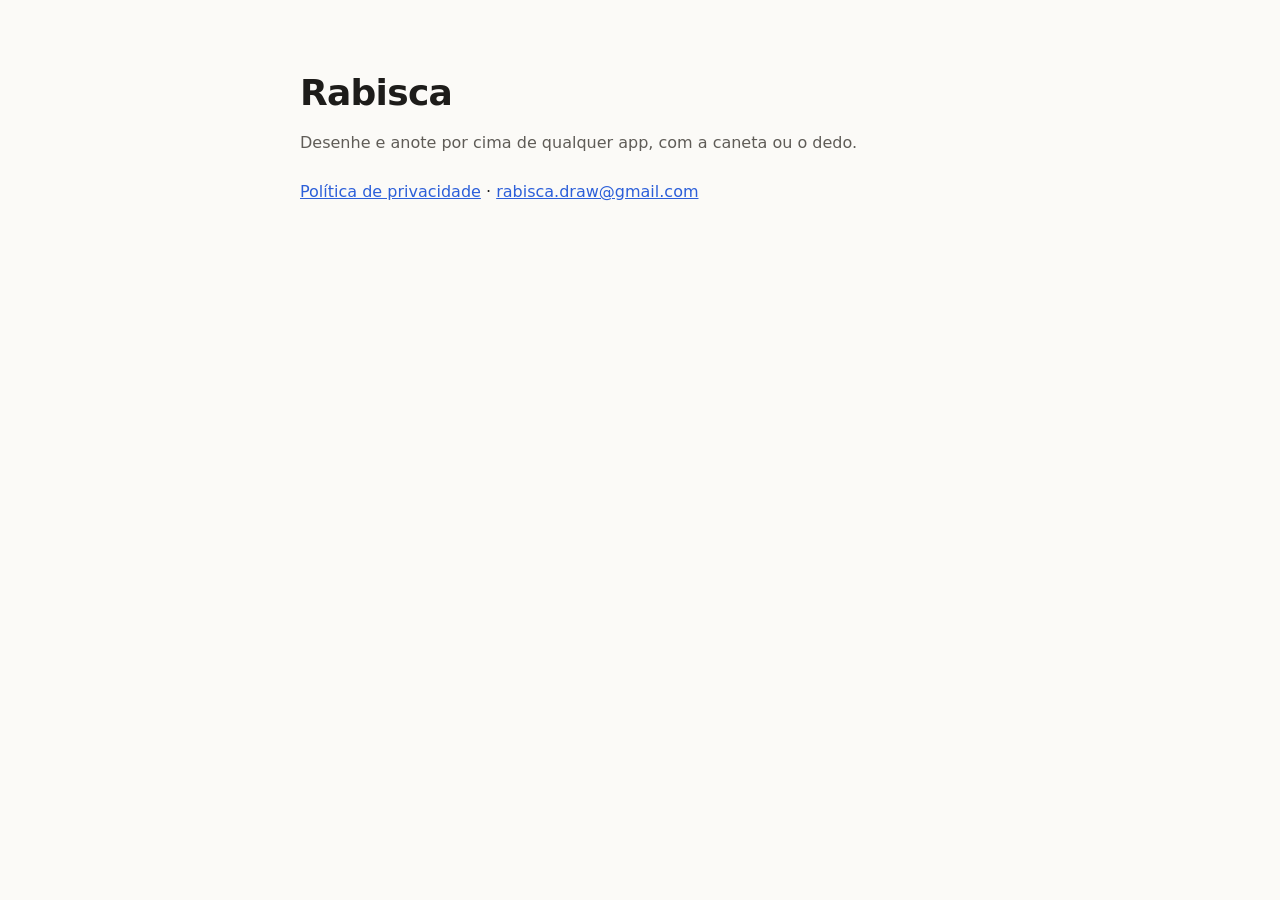
<file: index.html>
<!doctype html>
<html lang="pt-BR">
<head>
<meta charset="utf-8">
<meta name="viewport" content="width=device-width, initial-scale=1">
<title>Rabisca</title>
<meta name="description" content="Rabisca: desenhe e anote por cima de qualquer app no Android.">
<style>
  :root { --bg: #fbfaf7; --text: #1d1c1a; --muted: #5f5c57; --accent: #2c5fd9; }
  @media (prefers-color-scheme: dark) {
    :root { --bg: #161615; --text: #ecebe7; --muted: #a8a59f; --accent: #8cabff; }
  }
  body { margin: 0; background: var(--bg); color: var(--text);
    font: 16px/1.6 system-ui, -apple-system, "Segoe UI", Roboto, sans-serif; }
  main { max-width: 680px; margin: 0 auto; padding: 64px 16px; }
  h1 { font-size: 36px; margin: 0 0 8px; letter-spacing: -0.02em; }
  p { color: var(--muted); margin: 0 0 24px; }
  a { color: var(--accent); }
</style>
</head>
<body>
<main>
  <h1>Rabisca</h1>
  <p>Desenhe e anote por cima de qualquer app, com a caneta ou o dedo.</p>
  <a href="privacidade/">Política de privacidade</a> ·
  <a href="mailto:rabisca.draw@gmail.com">rabisca.draw@gmail.com</a>
</main>
</body>
</html>
</file>
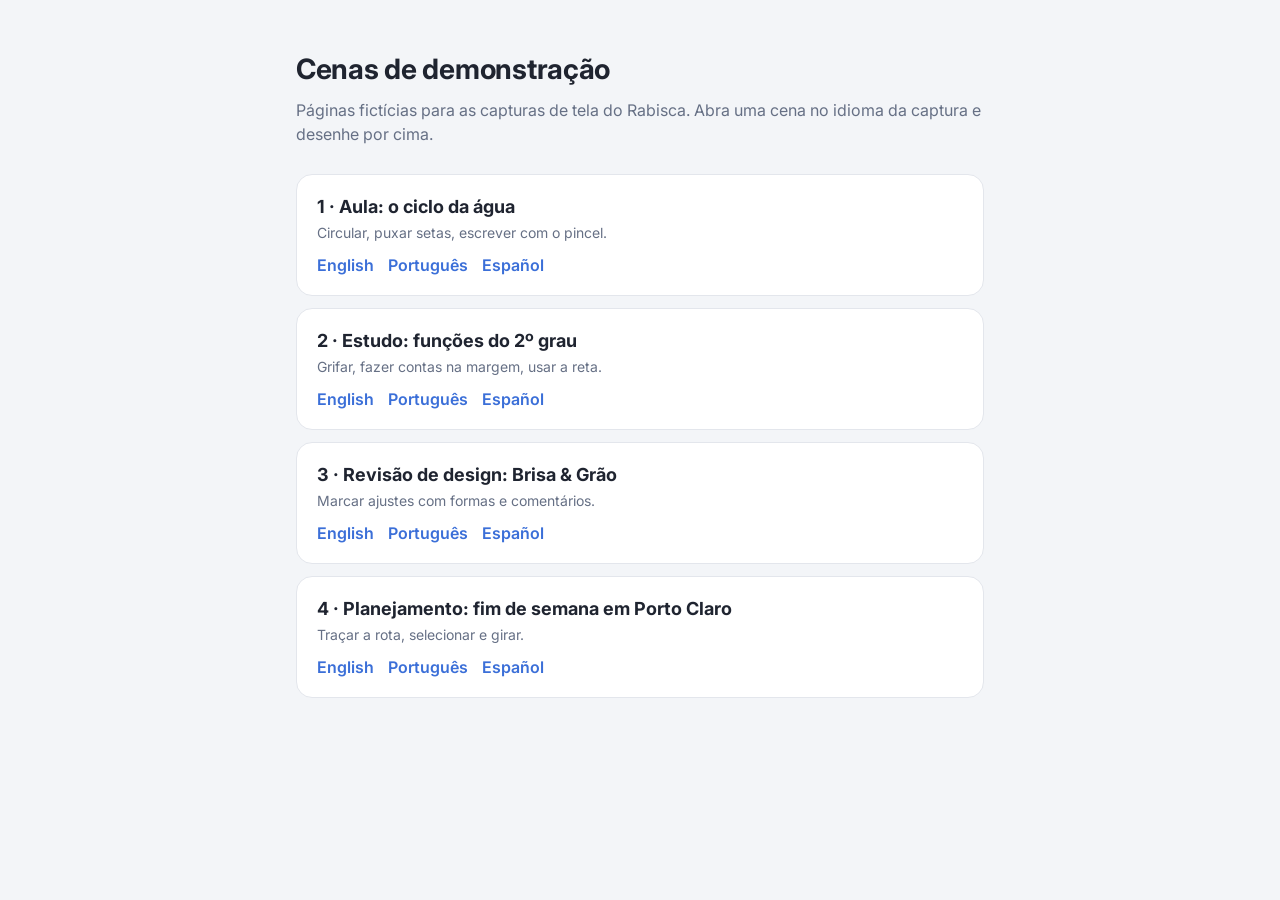
<file: demo/index.html>
<!doctype html>
<html lang="pt-BR">
<head>
<meta charset="utf-8">
<meta name="viewport" content="width=device-width, initial-scale=1">
<title>Rabisca · cenas de demonstração</title>
<meta name="robots" content="noindex">
<link rel="preconnect" href="https://fonts.googleapis.com">
<link href="https://fonts.googleapis.com/css2?family=Inter:wght@400;500;600;700&display=swap" rel="stylesheet">
<link rel="stylesheet" href="demo.css">
</head>
<body>
<main class="index">
  <h1>Cenas de demonstração</h1>
  <p>Páginas fictícias para as capturas de tela do Rabisca. Abra uma cena no idioma da captura e desenhe por cima.</p>
  <div class="scene"><h2>1 · Aula: o ciclo da água</h2><p>Circular, puxar setas, escrever com o pincel.</p>
    <a href="aula.html" data-lang="en">English</a><a href="aula.html" data-lang="pt">Português</a><a href="aula.html" data-lang="es">Español</a></div>
  <div class="scene"><h2>2 · Estudo: funções do 2º grau</h2><p>Grifar, fazer contas na margem, usar a reta.</p>
    <a href="estudo.html" data-lang="en">English</a><a href="estudo.html" data-lang="pt">Português</a><a href="estudo.html" data-lang="es">Español</a></div>
  <div class="scene"><h2>3 · Revisão de design: Brisa &amp; Grão</h2><p>Marcar ajustes com formas e comentários.</p>
    <a href="design.html" data-lang="en">English</a><a href="design.html" data-lang="pt">Português</a><a href="design.html" data-lang="es">Español</a></div>
  <div class="scene"><h2>4 · Planejamento: fim de semana em Porto Claro</h2><p>Traçar a rota, selecionar e girar.</p>
    <a href="plano.html" data-lang="en">English</a><a href="plano.html" data-lang="pt">Português</a><a href="plano.html" data-lang="es">Español</a></div>
</main>
<script src="demo.js"></script>
</body>
</html>
</file>
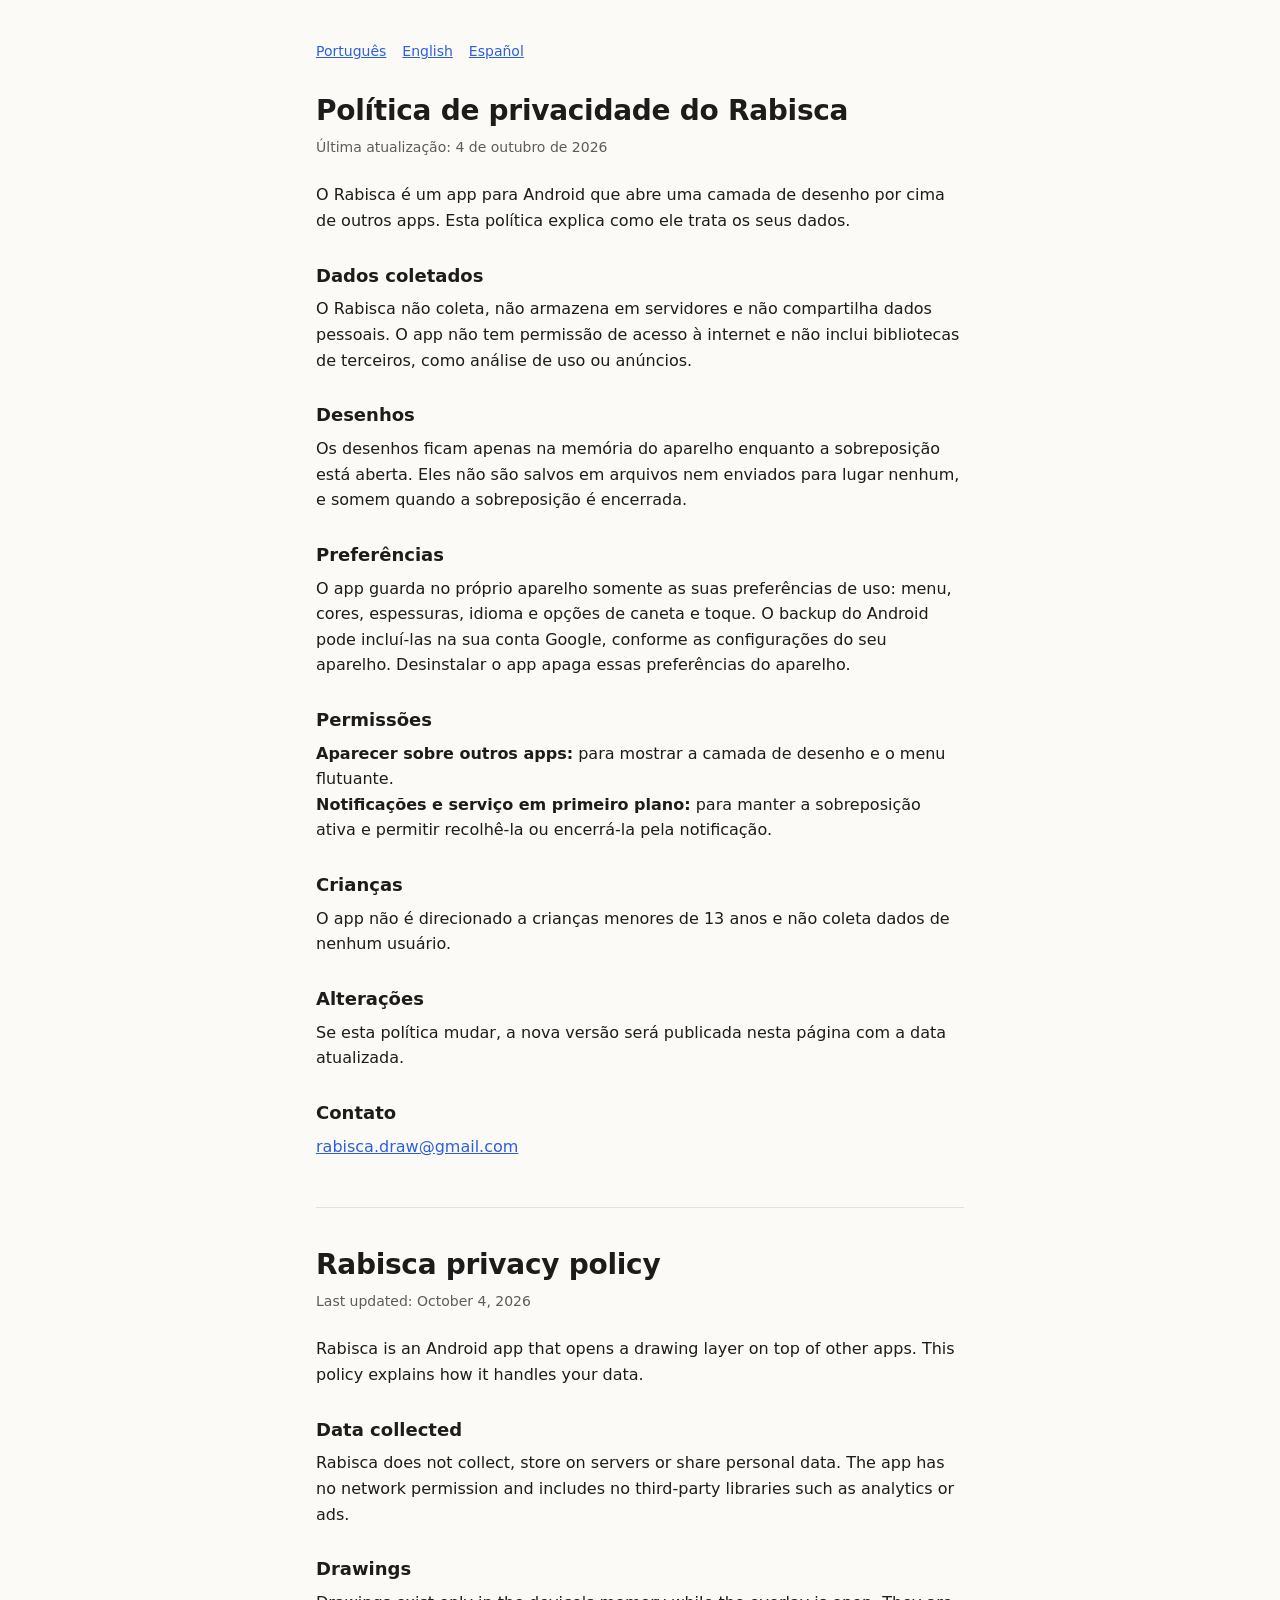
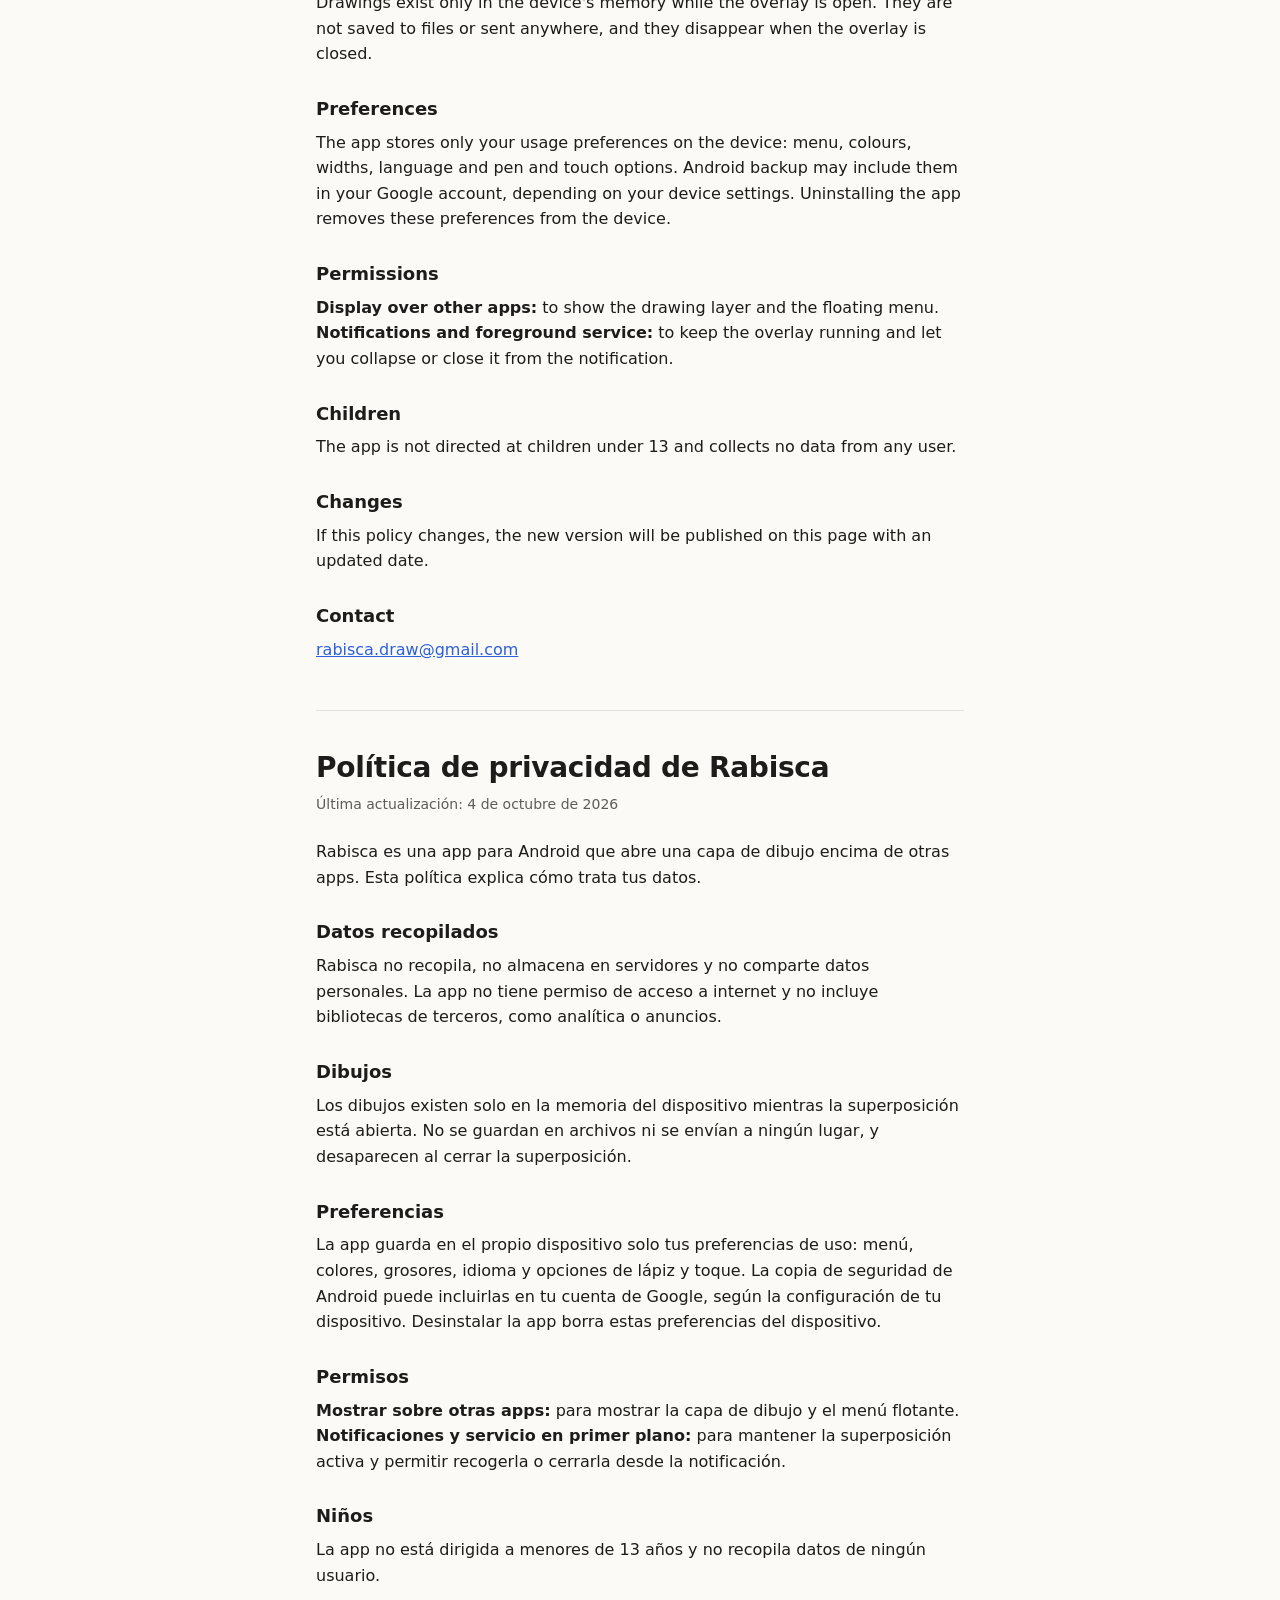
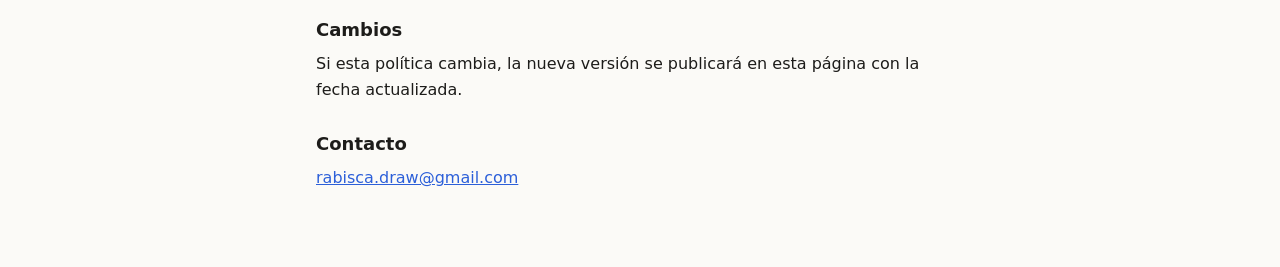
<file: privacidade/index.html>
<!doctype html>
<html lang="pt-BR">
<head>
<meta charset="utf-8">
<meta name="viewport" content="width=device-width, initial-scale=1">
<title>Rabisca — Política de privacidade</title>
<meta name="description" content="Política de privacidade do Rabisca, app de anotação sobre a tela para Android.">
<style>
  :root { --bg: #fbfaf7; --text: #1d1c1a; --muted: #5f5c57; --line: #e4e1da; --accent: #2c5fd9; }
  @media (prefers-color-scheme: dark) {
    :root { --bg: #161615; --text: #ecebe7; --muted: #a8a59f; --line: #2c2b29; --accent: #8cabff; }
  }
  * { box-sizing: border-box; }
  body { margin: 0; background: var(--bg); color: var(--text);
    font: 16px/1.6 system-ui, -apple-system, "Segoe UI", Roboto, sans-serif; }
  main { max-width: 680px; margin: 0 auto; padding: 40px 16px 64px; }
  nav { display: flex; gap: 16px; font-size: 14px; margin-bottom: 32px; }
  a { color: var(--accent); }
  h1 { font-size: 28px; line-height: 1.2; margin: 0 0 8px; letter-spacing: -0.01em; }
  h2 { font-size: 18px; margin: 28px 0 6px; }
  .updated { color: var(--muted); font-size: 14px; margin: 0 0 24px; }
  section + section { border-top: 1px solid var(--line); margin-top: 48px; padding-top: 40px; }
  p { margin: 0 0 12px; }
</style>
</head>
<body>
<main>
<nav><a href="#pt">Português</a><a href="#en">English</a><a href="#es">Español</a></nav>

<section id="pt" lang="pt-BR">
  <h1>Política de privacidade do Rabisca</h1>
  <p class="updated">Última atualização: 4 de outubro de 2026</p>
  <p>O Rabisca é um app para Android que abre uma camada de desenho por cima de outros apps. Esta
    política explica como ele trata os seus dados.</p>
  <h2>Dados coletados</h2>
  <p>O Rabisca não coleta, não armazena em servidores e não compartilha dados pessoais. O app não
    tem permissão de acesso à internet e não inclui bibliotecas de terceiros, como análise de uso
    ou anúncios.</p>
  <h2>Desenhos</h2>
  <p>Os desenhos ficam apenas na memória do aparelho enquanto a sobreposição está aberta. Eles não
    são salvos em arquivos nem enviados para lugar nenhum, e somem quando a sobreposição é
    encerrada.</p>
  <h2>Preferências</h2>
  <p>O app guarda no próprio aparelho somente as suas preferências de uso: menu, cores,
    espessuras, idioma e opções de caneta e toque. O backup do Android pode incluí-las na sua
    conta Google, conforme as configurações do seu aparelho. Desinstalar o app apaga essas
    preferências do aparelho.</p>
  <h2>Permissões</h2>
  <p><strong>Aparecer sobre outros apps:</strong> para mostrar a camada de desenho e o menu
    flutuante.<br>
    <strong>Notificações e serviço em primeiro plano:</strong> para manter a sobreposição ativa e
    permitir recolhê-la ou encerrá-la pela notificação.</p>
  <h2>Crianças</h2>
  <p>O app não é direcionado a crianças menores de 13 anos e não coleta dados de nenhum usuário.</p>
  <h2>Alterações</h2>
  <p>Se esta política mudar, a nova versão será publicada nesta página com a data atualizada.</p>
  <h2>Contato</h2>
  <p><a href="mailto:rabisca.draw@gmail.com">rabisca.draw@gmail.com</a></p>
</section>

<section id="en" lang="en">
  <h1>Rabisca privacy policy</h1>
  <p class="updated">Last updated: October 4, 2026</p>
  <p>Rabisca is an Android app that opens a drawing layer on top of other apps. This policy
    explains how it handles your data.</p>
  <h2>Data collected</h2>
  <p>Rabisca does not collect, store on servers or share personal data. The app has no network
    permission and includes no third-party libraries such as analytics or ads.</p>
  <h2>Drawings</h2>
  <p>Drawings exist only in the device's memory while the overlay is open. They are not saved to
    files or sent anywhere, and they disappear when the overlay is closed.</p>
  <h2>Preferences</h2>
  <p>The app stores only your usage preferences on the device: menu, colours, widths, language and
    pen and touch options. Android backup may include them in your Google account, depending on
    your device settings. Uninstalling the app removes these preferences from the device.</p>
  <h2>Permissions</h2>
  <p><strong>Display over other apps:</strong> to show the drawing layer and the floating menu.<br>
    <strong>Notifications and foreground service:</strong> to keep the overlay running and let you
    collapse or close it from the notification.</p>
  <h2>Children</h2>
  <p>The app is not directed at children under 13 and collects no data from any user.</p>
  <h2>Changes</h2>
  <p>If this policy changes, the new version will be published on this page with an updated date.</p>
  <h2>Contact</h2>
  <p><a href="mailto:rabisca.draw@gmail.com">rabisca.draw@gmail.com</a></p>
</section>

<section id="es" lang="es">
  <h1>Política de privacidad de Rabisca</h1>
  <p class="updated">Última actualización: 4 de octubre de 2026</p>
  <p>Rabisca es una app para Android que abre una capa de dibujo encima de otras apps. Esta
    política explica cómo trata tus datos.</p>
  <h2>Datos recopilados</h2>
  <p>Rabisca no recopila, no almacena en servidores y no comparte datos personales. La app no
    tiene permiso de acceso a internet y no incluye bibliotecas de terceros, como analítica o
    anuncios.</p>
  <h2>Dibujos</h2>
  <p>Los dibujos existen solo en la memoria del dispositivo mientras la superposición está
    abierta. No se guardan en archivos ni se envían a ningún lugar, y desaparecen al cerrar la
    superposición.</p>
  <h2>Preferencias</h2>
  <p>La app guarda en el propio dispositivo solo tus preferencias de uso: menú, colores, grosores,
    idioma y opciones de lápiz y toque. La copia de seguridad de Android puede incluirlas en tu
    cuenta de Google, según la configuración de tu dispositivo. Desinstalar la app borra estas
    preferencias del dispositivo.</p>
  <h2>Permisos</h2>
  <p><strong>Mostrar sobre otras apps:</strong> para mostrar la capa de dibujo y el menú
    flotante.<br>
    <strong>Notificaciones y servicio en primer plano:</strong> para mantener la superposición
    activa y permitir recogerla o cerrarla desde la notificación.</p>
  <h2>Niños</h2>
  <p>La app no está dirigida a menores de 13 años y no recopila datos de ningún usuario.</p>
  <h2>Cambios</h2>
  <p>Si esta política cambia, la nueva versión se publicará en esta página con la fecha
    actualizada.</p>
  <h2>Contacto</h2>
  <p><a href="mailto:rabisca.draw@gmail.com">rabisca.draw@gmail.com</a></p>
</section>
</main>
</body>
</html>
</file>
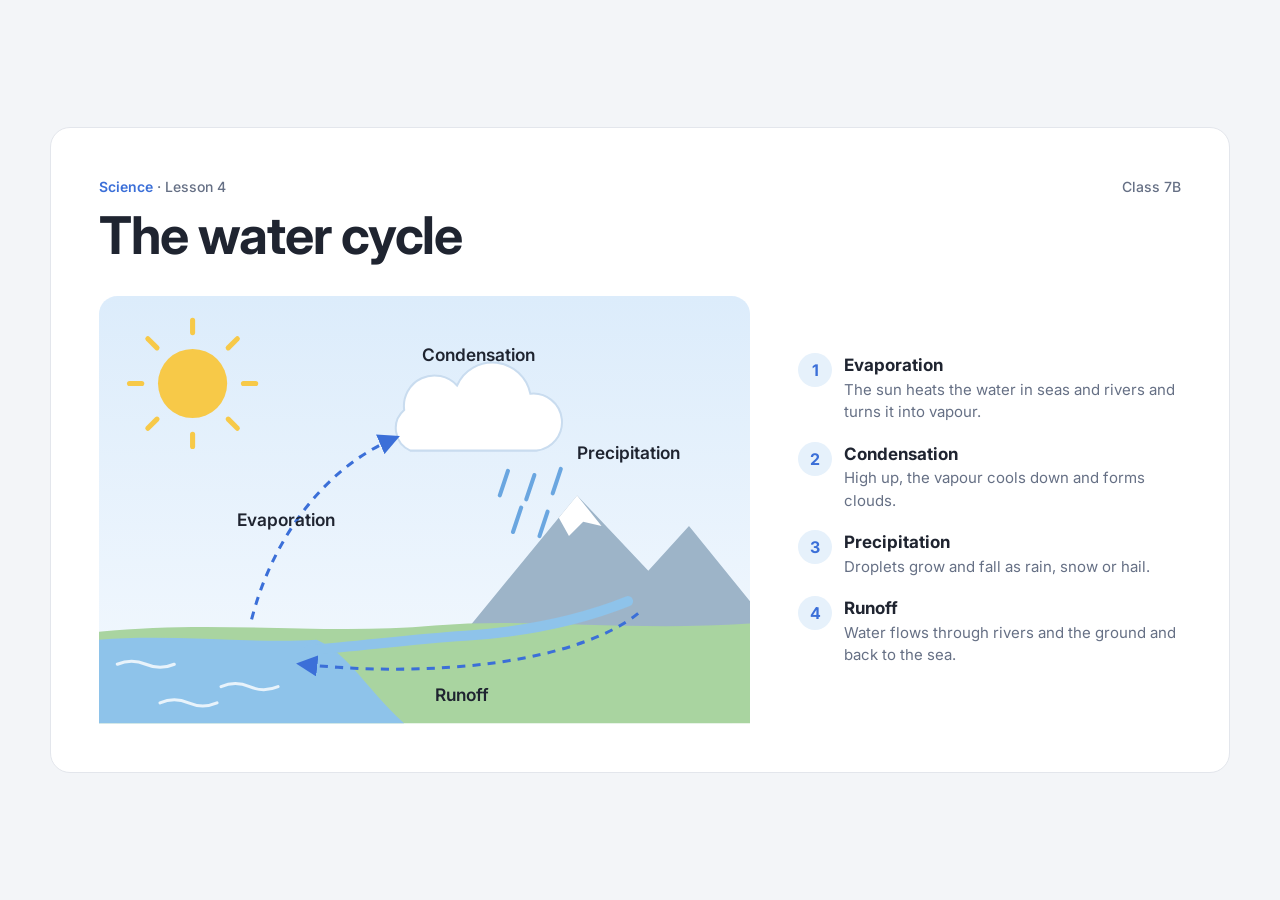
<file: demo/aula.html>
<!doctype html>
<html lang="pt-BR">
<head>
<meta charset="utf-8">
<meta name="viewport" content="width=device-width, initial-scale=1">
<title>O ciclo da água</title>
<link rel="preconnect" href="https://fonts.googleapis.com">
<link href="https://fonts.googleapis.com/css2?family=Inter:wght@400;500;600;700&display=swap" rel="stylesheet">
<link rel="stylesheet" href="demo.css">
</head>
<body>
<div class="wrap">
  <main class="slide">
    <div class="kicker"><span><b data-t="subject">Ciências</b> · <span data-t="lesson">Aula 4</span></span><span data-t="class">Turma 7B</span></div>
    <h1 data-t="h1">O ciclo da água</h1>
    <div class="body">
      <svg viewBox="0 0 640 420" role="img" aria-label="">
        <defs>
          <linearGradient id="sky" x1="0" y1="0" x2="0" y2="1"><stop offset="0" stop-color="#dcecfb"/><stop offset="1" stop-color="#f4f9fe"/></linearGradient>
          <marker id="arrow" viewBox="0 0 10 10" refX="7" refY="5" markerWidth="7" markerHeight="7" orient="auto-start-reverse"><path d="M0,0 L10,5 L0,10 z" fill="#3b6fd8"/></marker>
        </defs>
        <rect width="640" height="420" rx="18" fill="url(#sky)"/>
        <!-- sun -->
        <g transform="translate(92 86)">
          <circle r="34" fill="#f7c948"/>
          <g stroke="#f7c948" stroke-width="5" stroke-linecap="round">
            <line x1="0" y1="-50" x2="0" y2="-62"/><line x1="0" y1="50" x2="0" y2="62"/><line x1="-50" y1="0" x2="-62" y2="0"/><line x1="50" y1="0" x2="62" y2="0"/>
            <line x1="35" y1="35" x2="44" y2="44"/><line x1="-35" y1="35" x2="-44" y2="44"/><line x1="35" y1="-35" x2="44" y2="-44"/><line x1="-35" y1="-35" x2="-44" y2="-44"/>
          </g>
        </g>
        <!-- cloud -->
        <g fill="#ffffff" stroke="#c9dcef" stroke-width="2">
          <path d="M300 112 a30 30 0 0 1 52 -24 a38 38 0 0 1 72 8 a28 28 0 0 1 6 56 h-124 a24 24 0 0 1 -6 -40 z"/>
        </g>
        <!-- rain -->
        <g stroke="#6aa6e0" stroke-width="4" stroke-linecap="round">
          <line x1="402" y1="172" x2="394" y2="196"/><line x1="428" y1="176" x2="420" y2="200"/><line x1="454" y1="170" x2="446" y2="194"/>
          <line x1="415" y1="208" x2="407" y2="232"/><line x1="441" y1="212" x2="433" y2="236"/>
        </g>
        <!-- mountains -->
        <path d="M360 330 L470 196 L540 270 L580 226 L640 300 L640 330 z" fill="#9db4c8"/>
        <path d="M470 196 L494 226 L476 222 L462 236 L452 218 z" fill="#ffffff"/>
        <!-- land and sea -->
        <path d="M0 330 C120 318 220 334 330 324 C420 316 520 330 640 322 L640 420 L0 420 z" fill="#a9d4a0"/>
        <path d="M0 338 C70 332 150 342 214 338 C246 352 262 386 300 420 L0 420 z" fill="#8ec3ea"/>
        <path d="M18 362 q14 -6 28 0 t28 0 M120 384 q14 -6 28 0 t28 0 M60 400 q14 -6 28 0 t28 0" fill="none" stroke="#ffffff" stroke-width="3" stroke-linecap="round" opacity=".8"/>
        <!-- river -->
        <path d="M520 300 C470 320 420 330 360 334 C300 338 260 344 206 348" fill="none" stroke="#8ec3ea" stroke-width="10" stroke-linecap="round"/>
        <!-- arrows -->
        <g fill="none" stroke="#3b6fd8" stroke-width="3" stroke-dasharray="8 7" marker-end="url(#arrow)">
          <path d="M150 318 C170 240 220 170 290 140"/>
          <path d="M530 312 C470 360 330 376 200 362"/>
        </g>
        <g font-size="17" font-weight="600" fill="#1f2430">
          <text x="136" y="226" data-t="evaporation">Evaporação</text>
          <text x="318" y="64" data-t="condensation">Condensação</text>
          <text x="470" y="160" data-t="precipitation">Precipitação</text>
          <text x="330" y="398" data-t="runoff">Escoamento</text>
        </g>
      </svg>
      <ol class="steps">
        <li><span class="n">1</span><div><h3 data-t="s1">Evaporação</h3><p data-t="s1p">O calor do sol transforma a água dos mares e rios em vapor.</p></div></li>
        <li><span class="n">2</span><div><h3 data-t="s2">Condensação</h3><p data-t="s2p">No alto, o vapor esfria e forma as nuvens.</p></div></li>
        <li><span class="n">3</span><div><h3 data-t="s3">Precipitação</h3><p data-t="s3p">As gotas crescem e caem como chuva, neve ou granizo.</p></div></li>
        <li><span class="n">4</span><div><h3 data-t="s4">Escoamento</h3><p data-t="s4p">A água corre pelos rios e pelo solo e volta ao mar.</p></div></li>
      </ol>
    </div>
  </main>
</div>
<script>
window.T = {
  en: { title: 'The water cycle', subject: 'Science', lesson: 'Lesson 4', 'class': 'Class 7B', h1: 'The water cycle',
    evaporation: 'Evaporation', condensation: 'Condensation', precipitation: 'Precipitation', runoff: 'Runoff',
    s1: 'Evaporation', s1p: 'The sun heats the water in seas and rivers and turns it into vapour.',
    s2: 'Condensation', s2p: 'High up, the vapour cools down and forms clouds.',
    s3: 'Precipitation', s3p: 'Droplets grow and fall as rain, snow or hail.',
    s4: 'Runoff', s4p: 'Water flows through rivers and the ground and back to the sea.' },
  es: { title: 'El ciclo del agua', subject: 'Ciencias', lesson: 'Clase 4', 'class': 'Grupo 7B', h1: 'El ciclo del agua',
    evaporation: 'Evaporación', condensation: 'Condensación', precipitation: 'Precipitación', runoff: 'Escorrentía',
    s1: 'Evaporación', s1p: 'El calor del sol convierte el agua de mares y ríos en vapor.',
    s2: 'Condensación', s2p: 'En lo alto, el vapor se enfría y forma las nubes.',
    s3: 'Precipitación', s3p: 'Las gotas crecen y caen como lluvia, nieve o granizo.',
    s4: 'Escorrentía', s4p: 'El agua corre por ríos y suelos y vuelve al mar.' }
};
</script>
<script src="demo.js"></script>
</body>
</html>
</file>
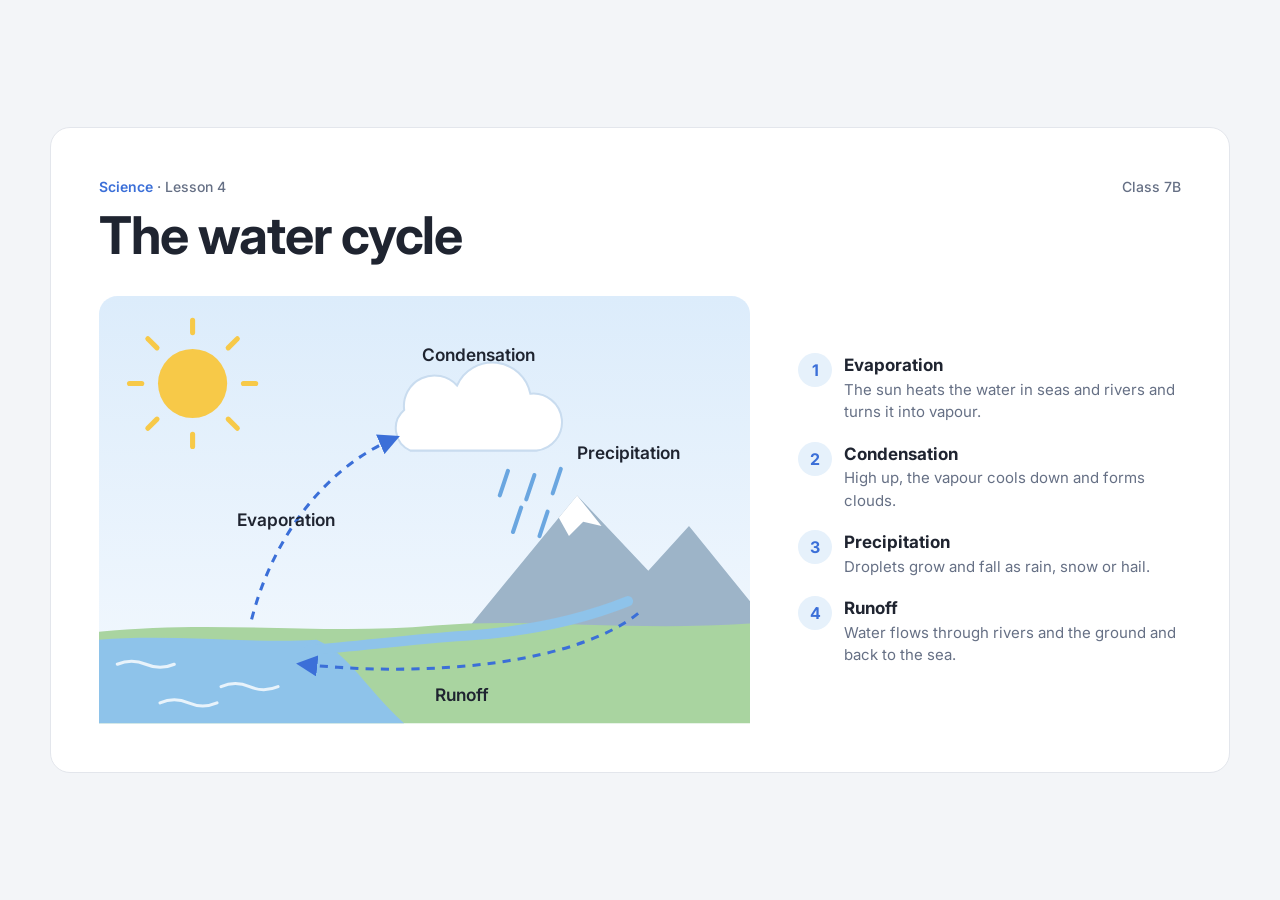
<file: demo/deck.html>
<!doctype html>
<html lang="en">
<head>
<meta charset="utf-8">
<meta name="viewport" content="width=device-width, initial-scale=1, viewport-fit=cover">
<meta name="theme-color" content="#f3f5f8">
<meta name="robots" content="noindex">
<title>Rabisca demo</title>
<link rel="manifest" href="deck.webmanifest">
<style>
  html, body { margin: 0; height: 100%; overflow: hidden; background: #f3f5f8; overscroll-behavior: none; }
  #track { display: flex; height: 100%; transition: transform 420ms cubic-bezier(.2,.8,.2,1); touch-action: none; }
  #track iframe { flex: 0 0 100vw; width: 100vw; height: 100%; border: 0; pointer-events: none; background: #f3f5f8; }
</style>
</head>
<body>
<!-- The video deck: the four scenes side by side, swiped one by one, with no visible controls.
     Opens full screen from the home screen (deck.webmanifest) or after a first tap. -->
<div id="track"></div>
<script>
(function () {
  var params = new URLSearchParams(location.search);
  var lang = params.get('lang') || 'en';
  var order = (params.get('order') || 'aula,design,plano,estudo').split(',');
  var track = document.getElementById('track');
  order.forEach(function (name) {
    var frame = document.createElement('iframe');
    frame.src = name + '.html?lang=' + encodeURIComponent(lang);
    frame.setAttribute('scrolling', 'no');
    track.appendChild(frame);
  });
  var index = 0, startX = 0, startY = 0, tracking = false;
  function go(i) {
    index = Math.max(0, Math.min(order.length - 1, i));
    track.style.transform = 'translateX(' + (-index * 100) + 'vw)';
  }
  function full() {
    var el = document.documentElement;
    if (!document.fullscreenElement && el.requestFullscreen) el.requestFullscreen({ navigationUI: 'hide' }).catch(function () {});
  }
  track.addEventListener('pointerdown', function (e) { tracking = true; startX = e.clientX; startY = e.clientY; full(); });
  track.addEventListener('pointerup', function (e) {
    if (!tracking) return;
    tracking = false;
    var dx = e.clientX - startX, dy = e.clientY - startY;
    if (Math.abs(dx) > 60 && Math.abs(dx) > Math.abs(dy) * 1.5) go(index + (dx < 0 ? 1 : -1));
  });
  track.addEventListener('pointercancel', function () { tracking = false; });
  document.addEventListener('keydown', function (e) {
    if (e.key === 'ArrowRight' || e.key === 'PageDown') go(index + 1);
    if (e.key === 'ArrowLeft' || e.key === 'PageUp') go(index - 1);
  });
  window.addEventListener('resize', function () { go(index); });
})();
</script>
</body>
</html>
</file>
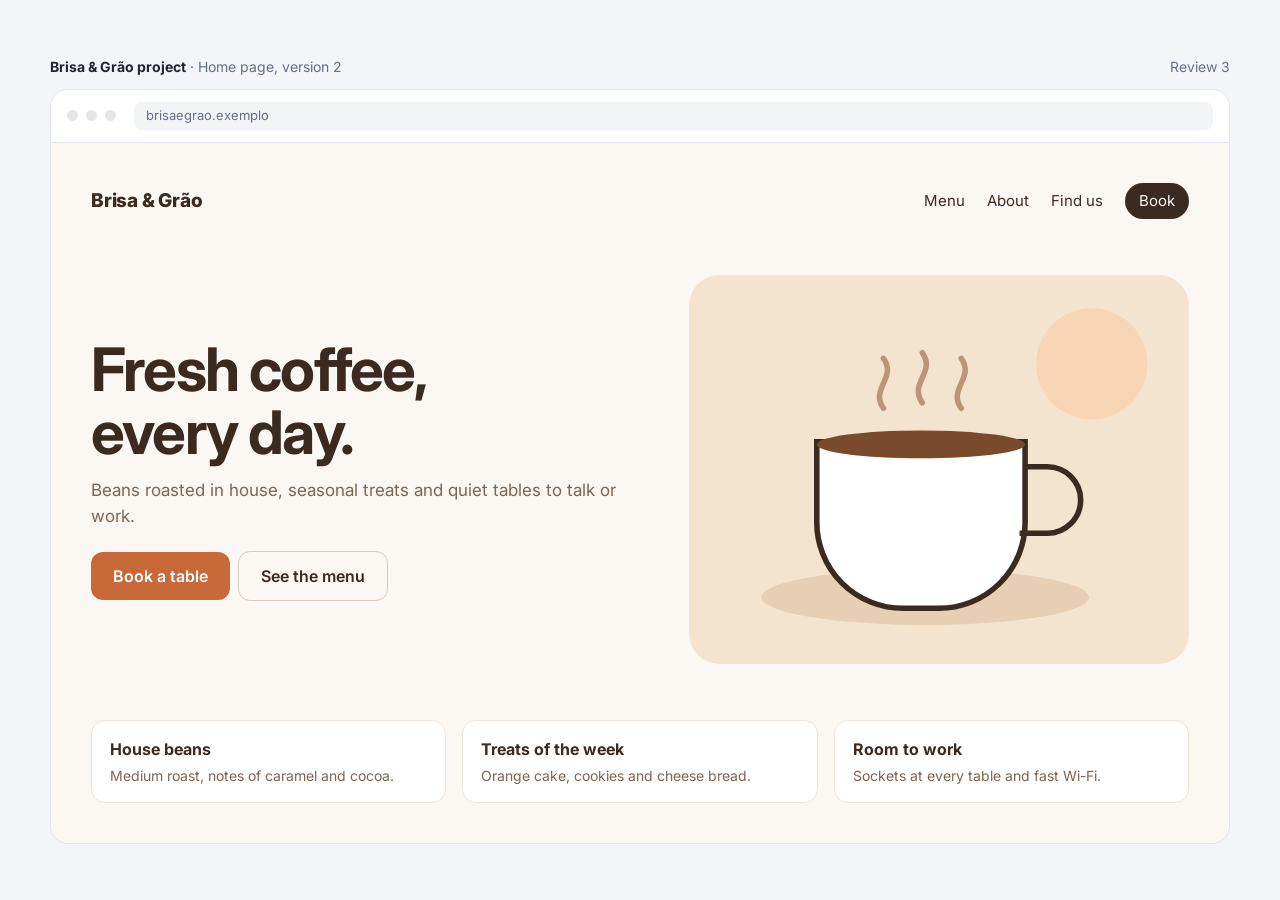
<file: demo/design.html>
<!doctype html>
<html lang="pt-BR">
<head>
<meta charset="utf-8">
<meta name="viewport" content="width=device-width, initial-scale=1">
<title>Brisa &amp; Grão · revisão</title>
<link rel="preconnect" href="https://fonts.googleapis.com">
<link href="https://fonts.googleapis.com/css2?family=Inter:wght@400;500;600;700;800&display=swap" rel="stylesheet">
<link rel="stylesheet" href="demo.css">
</head>
<body>
<div class="wrap">
  <main class="review">
    <div class="meta"><span><b data-t="project">Projeto Brisa &amp; Grão</b> · <span data-t="screen">Página inicial, versão 2</span></span><span data-t="round">Revisão 3</span></div>
    <div class="frame">
      <div class="bar"><i></i><i></i><i></i><span>brisaegrao.exemplo</span></div>
      <div class="site">
        <nav>
          <span class="logo">Brisa &amp; Grão</span>
          <a data-t="menu">Cardápio</a><a data-t="about">Sobre</a><a data-t="where">Onde estamos</a>
          <a class="cta" data-t="book">Reservar</a>
        </nav>
        <section class="hero">
          <div>
            <h1 data-t="h1">Café fresco,<br>todo dia.</h1>
            <p data-t="lead">Grãos torrados na casa, doces da estação e mesas tranquilas para conversar ou trabalhar.</p>
            <span class="btn" data-t="cta1">Reservar mesa</span><span class="btn ghost" data-t="cta2">Ver cardápio</span>
          </div>
          <svg viewBox="0 0 360 280" role="img" aria-label="">
            <rect width="360" height="280" rx="22" fill="#f3e3cf"/>
            <circle cx="290" cy="64" r="40" fill="#f7d6b5"/>
            <ellipse cx="170" cy="232" rx="118" ry="20" fill="#e6cfb4"/>
            <path d="M92 120 h150 v58 a62 62 0 0 1 -62 62 h-26 a62 62 0 0 1 -62 -62 z" fill="#ffffff" stroke="#3a2a1f" stroke-width="4"/>
            <path d="M242 138 h16 a24 24 0 0 1 0 48 h-20" fill="none" stroke="#3a2a1f" stroke-width="4"/>
            <ellipse cx="167" cy="122" rx="75" ry="10" fill="#7a4a2c"/>
            <g fill="none" stroke="#b9967a" stroke-width="4" stroke-linecap="round">
              <path d="M140 96 c-10 -14 10 -22 0 -36"/><path d="M168 92 c-10 -14 10 -22 0 -36"/><path d="M196 96 c-10 -14 10 -22 0 -36"/>
            </g>
          </svg>
        </section>
        <section class="cards">
          <div><h3 data-t="c1">Grãos da casa</h3><p data-t="c1p">Torra média, notas de caramelo e cacau.</p></div>
          <div><h3 data-t="c2">Doces da semana</h3><p data-t="c2p">Bolo de laranja, cookies e pão de queijo.</p></div>
          <div><h3 data-t="c3">Espaço para trabalhar</h3><p data-t="c3p">Tomadas em todas as mesas e Wi-Fi rápido.</p></div>
        </section>
      </div>
    </div>
  </main>
</div>
<script>
window.T = {
  en: { title: 'Brisa & Grão · review', project: 'Brisa &amp; Grão project', screen: 'Home page, version 2', round: 'Review 3',
    menu: 'Menu', about: 'About', where: 'Find us', book: 'Book', h1: 'Fresh coffee,<br>every day.',
    lead: 'Beans roasted in house, seasonal treats and quiet tables to talk or work.', cta1: 'Book a table', cta2: 'See the menu',
    c1: 'House beans', c1p: 'Medium roast, notes of caramel and cocoa.', c2: 'Treats of the week', c2p: 'Orange cake, cookies and cheese bread.',
    c3: 'Room to work', c3p: 'Sockets at every table and fast Wi-Fi.' },
  es: { title: 'Brisa & Grão · revisión', project: 'Proyecto Brisa &amp; Grão', screen: 'Página de inicio, versión 2', round: 'Revisión 3',
    menu: 'Carta', about: 'Nosotros', where: 'Dónde estamos', book: 'Reservar', h1: 'Café fresco,<br>cada día.',
    lead: 'Granos tostados en casa, dulces de temporada y mesas tranquilas para charlar o trabajar.', cta1: 'Reservar mesa', cta2: 'Ver la carta',
    c1: 'Granos de la casa', c1p: 'Tueste medio, notas de caramelo y cacao.', c2: 'Dulces de la semana', c2p: 'Bizcocho de naranja, galletas y pan de queso.',
    c3: 'Espacio para trabajar', c3p: 'Enchufes en todas las mesas y Wi-Fi rápido.' }
};
</script>
<script src="demo.js"></script>
</body>
</html>
</file>
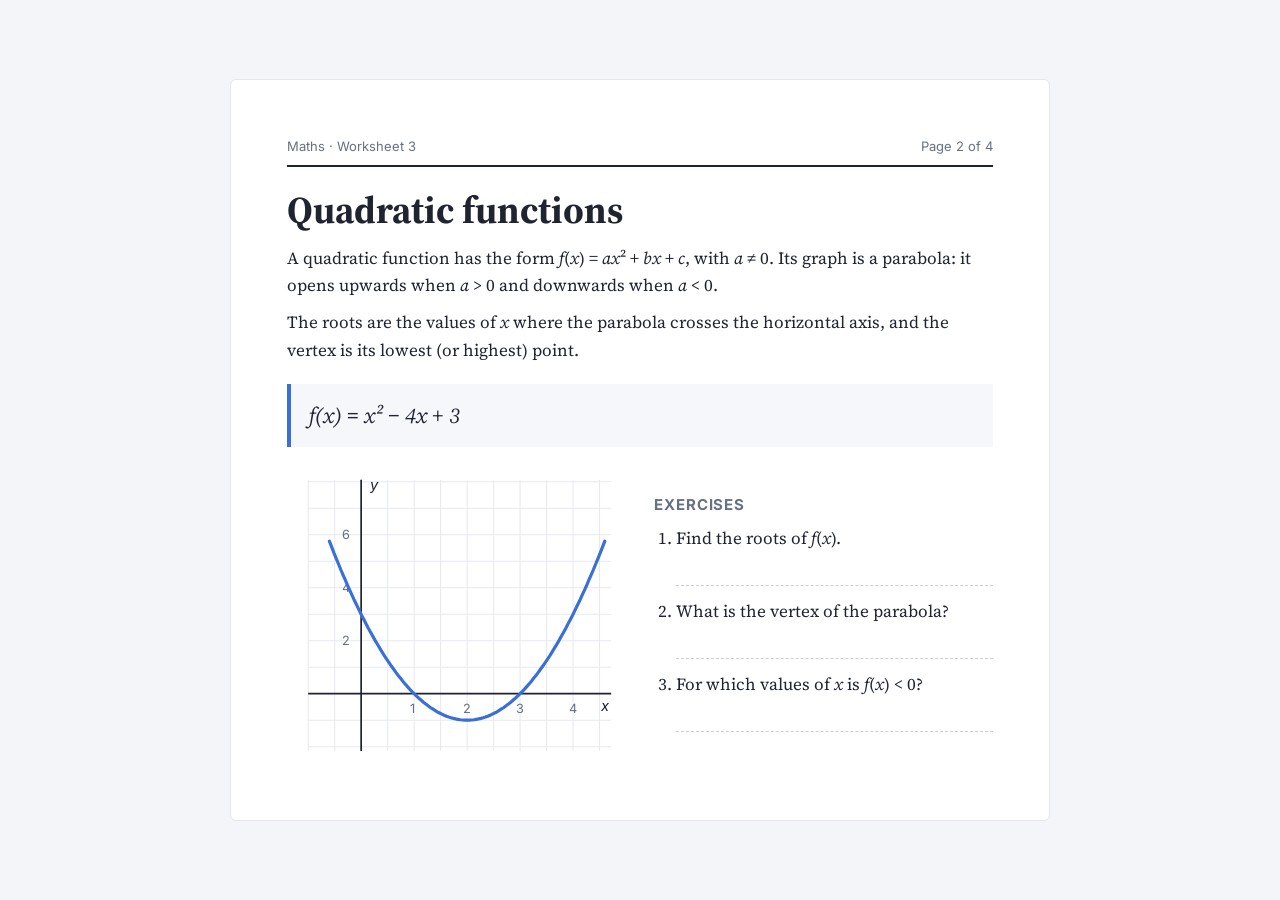
<file: demo/estudo.html>
<!doctype html>
<html lang="pt-BR">
<head>
<meta charset="utf-8">
<meta name="viewport" content="width=device-width, initial-scale=1">
<title>Funções do 2º grau</title>
<link rel="preconnect" href="https://fonts.googleapis.com">
<link href="https://fonts.googleapis.com/css2?family=Inter:wght@400;500;600;700&family=Source+Serif+4:ital,wght@0,400;0,600;1,400&display=swap" rel="stylesheet">
<link rel="stylesheet" href="demo.css">
</head>
<body>
<div class="wrap">
  <main class="sheet">
    <div class="head"><span data-t="course">Matemática · Lista 3</span><span data-t="page">Página 2 de 4</span></div>
    <h1 data-t="h1">Funções do 2º grau</h1>
    <p data-t="p1">Uma função do 2º grau tem a forma <i>f</i>(<i>x</i>) = <i>ax</i>² + <i>bx</i> + <i>c</i>, com <i>a</i> ≠ 0. O gráfico é uma parábola: virada para cima quando <i>a</i> &gt; 0 e para baixo quando <i>a</i> &lt; 0.</p>
    <p data-t="p2">As raízes são os valores de <i>x</i> em que a parábola cruza o eixo horizontal, e o vértice é o seu ponto mais baixo (ou mais alto).</p>
    <div class="formula">f(x) = x² − 4x + 3</div>
    <div class="split">
      <svg viewBox="0 0 320 280" role="img" aria-label="">
        <g id="grid" stroke="#e6e9ef" stroke-width="1"></g>
        <g stroke="#1f2430" stroke-width="1.6">
          <line x1="20" y1="214" x2="306" y2="214"/>
          <line x1="70" y1="12" x2="70" y2="268"/>
        </g>
        <g font-size="12" fill="#667085" id="ticks"></g>
        <path id="curve" fill="none" stroke="#3b6fd8" stroke-width="3" stroke-linecap="round"/>
        <text x="296" y="230" font-size="14" font-style="italic" fill="#1f2430">x</text>
        <text x="78" y="22" font-size="14" font-style="italic" fill="#1f2430">y</text>
      </svg>
      <div>
        <h2 data-t="ex">Exercícios</h2>
        <ol>
          <li><span data-t="e1">Encontre as raízes de <i>f</i>(<i>x</i>).</span><span class="answer"></span></li>
          <li><span data-t="e2">Qual é o vértice da parábola?</span><span class="answer"></span></li>
          <li><span data-t="e3">Para quais valores de <i>x</i> temos <i>f</i>(<i>x</i>) &lt; 0?</span><span class="answer"></span></li>
        </ol>
      </div>
    </div>
  </main>
</div>
<script>
// The graph of x² − 4x + 3 for x in [-1, 5]: 50 px per unit, origin at (70, 214).
(function () {
  var ox = 70, oy = 214, u = 25, svg = 'http://www.w3.org/2000/svg';
  var grid = document.getElementById('grid'), ticks = document.getElementById('ticks'), d = '';
  for (var gx = -2; gx <= 9; gx++) { var l = document.createElementNS(svg, 'line'); l.setAttribute('x1', ox + gx * u); l.setAttribute('x2', ox + gx * u); l.setAttribute('y1', 12); l.setAttribute('y2', 268); grid.appendChild(l); }
  for (var gy = -2; gy <= 8; gy++) { var h = document.createElementNS(svg, 'line'); h.setAttribute('y1', oy - gy * u); h.setAttribute('y2', oy - gy * u); h.setAttribute('x1', 20); h.setAttribute('x2', 306); grid.appendChild(h); }
  [1, 2, 3, 4].forEach(function (n) { var t = document.createElementNS(svg, 'text'); t.setAttribute('x', ox + n * 2 * u - 4); t.setAttribute('y', oy + 18); t.textContent = n; ticks.appendChild(t); });
  [2, 4, 6].forEach(function (n) { var t = document.createElementNS(svg, 'text'); t.setAttribute('x', ox - 18); t.setAttribute('y', oy - n * u + 4); t.textContent = n; ticks.appendChild(t); });
  for (var i = 0; i <= 120; i++) {
    var x = -0.6 + i * 5.2 / 120, y = x * x - 4 * x + 3;
    d += (i ? 'L' : 'M') + (ox + x * 2 * u).toFixed(1) + ',' + (oy - y * u).toFixed(1);
  }
  document.getElementById('curve').setAttribute('d', d);
})();
window.T = {
  en: { title: 'Quadratic functions', course: 'Maths · Worksheet 3', page: 'Page 2 of 4', h1: 'Quadratic functions',
    p1: 'A quadratic function has the form <i>f</i>(<i>x</i>) = <i>ax</i>² + <i>bx</i> + <i>c</i>, with <i>a</i> ≠ 0. Its graph is a parabola: it opens upwards when <i>a</i> &gt; 0 and downwards when <i>a</i> &lt; 0.',
    p2: 'The roots are the values of <i>x</i> where the parabola crosses the horizontal axis, and the vertex is its lowest (or highest) point.',
    ex: 'Exercises', e1: 'Find the roots of <i>f</i>(<i>x</i>).', e2: 'What is the vertex of the parabola?', e3: 'For which values of <i>x</i> is <i>f</i>(<i>x</i>) &lt; 0?' },
  es: { title: 'Funciones cuadráticas', course: 'Matemáticas · Hoja 3', page: 'Página 2 de 4', h1: 'Funciones cuadráticas',
    p1: 'Una función cuadrática tiene la forma <i>f</i>(<i>x</i>) = <i>ax</i>² + <i>bx</i> + <i>c</i>, con <i>a</i> ≠ 0. Su gráfica es una parábola: abre hacia arriba cuando <i>a</i> &gt; 0 y hacia abajo cuando <i>a</i> &lt; 0.',
    p2: 'Las raíces son los valores de <i>x</i> donde la parábola corta el eje horizontal, y el vértice es su punto más bajo (o más alto).',
    ex: 'Ejercicios', e1: 'Encuentra las raíces de <i>f</i>(<i>x</i>).', e2: '¿Cuál es el vértice de la parábola?', e3: '¿Para qué valores de <i>x</i> se cumple <i>f</i>(<i>x</i>) &lt; 0?' }
};
</script>
<script src="demo.js"></script>
</body>
</html>
</file>
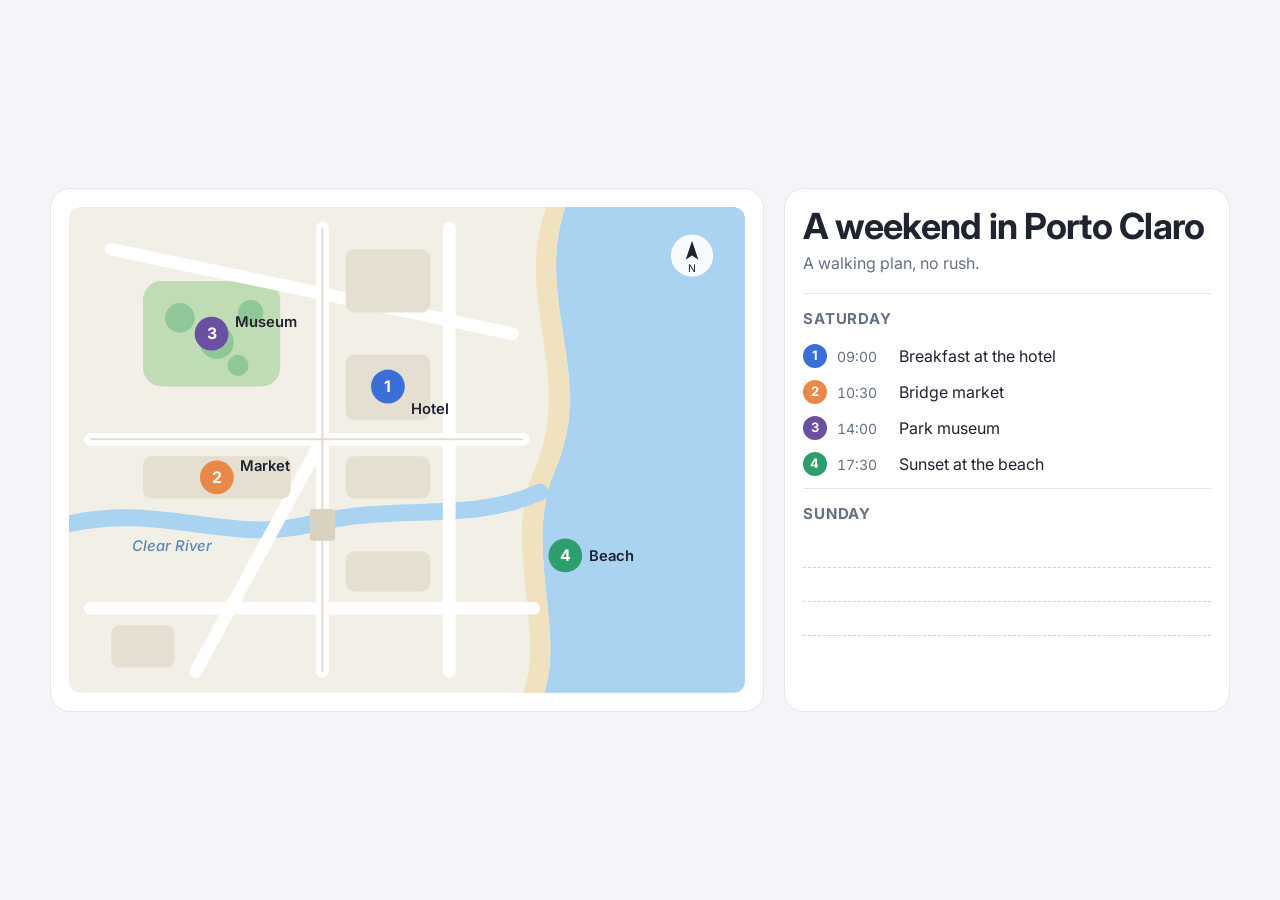
<file: demo/plano.html>
<!doctype html>
<html lang="pt-BR">
<head>
<meta charset="utf-8">
<meta name="viewport" content="width=device-width, initial-scale=1">
<title>Fim de semana em Porto Claro</title>
<link rel="preconnect" href="https://fonts.googleapis.com">
<link href="https://fonts.googleapis.com/css2?family=Inter:wght@400;500;600;700&display=swap" rel="stylesheet">
<link rel="stylesheet" href="demo.css">
</head>
<body>
<div class="wrap">
  <main class="plan">
    <div class="map">
      <svg viewBox="0 0 640 460" role="img" aria-label="">
        <rect width="640" height="460" fill="#f2efe6"/>
        <!-- sea and beach -->
        <path d="M470 0 C440 90 500 160 460 250 C430 320 470 400 450 460 L640 460 L640 0 z" fill="#a9d3f0"/>
        <path d="M470 0 C440 90 500 160 460 250 C430 320 470 400 450 460 L430 460 C452 400 410 320 440 250 C480 160 420 90 452 0 z" fill="#f1e2bf"/>
        <!-- river -->
        <path d="M0 300 C90 280 150 320 230 300 C310 280 380 300 446 270" fill="none" stroke="#a9d3f0" stroke-width="16" stroke-linecap="round"/>
        <!-- park -->
        <rect x="70" y="70" width="130" height="100" rx="18" fill="#bfdcb5"/>
        <g fill="#8fc79a"><circle cx="105" cy="105" r="14"/><circle cx="140" cy="128" r="16"/><circle cx="172" cy="100" r="12"/><circle cx="160" cy="150" r="10"/></g>
        <!-- streets -->
        <g stroke="#ffffff" stroke-width="12" stroke-linecap="round" fill="none">
          <path d="M20 220 H430"/><path d="M20 380 H440"/><path d="M240 20 V440"/><path d="M360 20 V440"/><path d="M40 40 L420 120"/>
          <path d="M240 220 L120 440"/>
        </g>
        <g stroke="#e3ddcf" stroke-width="2" fill="none"><path d="M20 220 H430"/><path d="M240 20 V440"/></g>
        <!-- bridge -->
        <rect x="228" y="286" width="24" height="30" rx="3" fill="#d9d2c1"/>
        <!-- blocks -->
        <g fill="#e5dfd1">
          <rect x="262" y="40" width="80" height="60" rx="8"/><rect x="262" y="140" width="80" height="62" rx="8"/>
          <rect x="70" y="236" width="140" height="40" rx="8"/><rect x="262" y="236" width="80" height="40" rx="8"/>
          <rect x="262" y="326" width="80" height="38" rx="8"/><rect x="40" y="396" width="60" height="40" rx="8"/>
        </g>
        <!-- pins -->
        <g font-size="15" font-weight="700" text-anchor="middle" fill="#ffffff">
          <circle cx="302" cy="170" r="16" fill="#3b6fd8"/><text x="302" y="175">1</text>
          <circle cx="140" cy="256" r="16" fill="#e8894a"/><text x="140" y="261">2</text>
          <circle cx="135" cy="120" r="16" fill="#6b4fa0"/><text x="135" y="125">3</text>
          <circle cx="470" cy="330" r="16" fill="#2f9e6e"/><text x="470" y="335">4</text>
        </g>
        <g font-size="14" font-weight="600" fill="#1f2430">
          <text x="324" y="196" data-t="m1">Hotel</text>
          <text x="162" y="250" data-t="m2">Mercado</text>
          <text x="157" y="114" data-t="m3">Museu</text>
          <text x="492" y="335" data-t="m4">Praia</text>
          <text x="60" y="326" font-weight="500" fill="#5b88b3" font-style="italic" data-t="river">Rio Claro</text>
        </g>
        <!-- compass -->
        <g transform="translate(590 46)"><circle r="20" fill="#ffffff" opacity=".9"/><path d="M0 -14 L6 4 L0 0 L-6 4 z" fill="#1f2430"/><text y="16" font-size="10" text-anchor="middle" fill="#1f2430">N</text></g>
      </svg>
    </div>
    <div class="days">
      <h1 data-t="h1">Fim de semana em Porto Claro</h1>
      <p class="sub" data-t="sub">Roteiro a pé, sem pressa.</p>
      <div class="day">
        <h2 data-t="sat">Sábado</h2>
        <div class="stop"><span class="pin" style="background:#3b6fd8">1</span><time>09:00</time><span data-t="t1">Café no hotel</span></div>
        <div class="stop"><span class="pin" style="background:#e8894a">2</span><time>10:30</time><span data-t="t2">Mercado da ponte</span></div>
        <div class="stop"><span class="pin" style="background:#6b4fa0">3</span><time>14:00</time><span data-t="t3">Museu do parque</span></div>
        <div class="stop"><span class="pin" style="background:#2f9e6e">4</span><time>17:30</time><span data-t="t4">Pôr do sol na praia</span></div>
      </div>
      <div class="day">
        <h2 data-t="sun">Domingo</h2>
        <div class="blank"></div><div class="blank"></div><div class="blank"></div>
      </div>
    </div>
  </main>
</div>
<script>
window.T = {
  en: { title: 'A weekend in Porto Claro', h1: 'A weekend in Porto Claro', sub: 'A walking plan, no rush.', sat: 'Saturday', sun: 'Sunday',
    m1: 'Hotel', m2: 'Market', m3: 'Museum', m4: 'Beach', river: 'Clear River',
    t1: 'Breakfast at the hotel', t2: 'Bridge market', t3: 'Park museum', t4: 'Sunset at the beach' },
  es: { title: 'Fin de semana en Porto Claro', h1: 'Fin de semana en Porto Claro', sub: 'Ruta a pie, sin prisa.', sat: 'Sábado', sun: 'Domingo',
    m1: 'Hotel', m2: 'Mercado', m3: 'Museo', m4: 'Playa', river: 'Río Claro',
    t1: 'Desayuno en el hotel', t2: 'Mercado del puente', t3: 'Museo del parque', t4: 'Atardecer en la playa' }
};
</script>
<script src="demo.js"></script>
</body>
</html>
</file>
<file: demo/demo.css>
/* Shared look of the demo scenes: light only, so every screenshot matches. */
:root {
  --ink: #1f2430; --muted: #667085; --line: #e3e6ec; --paper: #ffffff; --page: #f3f5f8;
  --blue: #3b6fd8; --sky: #e6f1fb; --sea: #8ec3ea; --green: #8fc79a; --sand: #f1e2bf;
  --orange: #e8894a; --plum: #6b4fa0;
  color-scheme: light;
}
* { box-sizing: border-box; }
html, body { margin: 0; }
body {
  background: var(--page); color: var(--ink); min-height: 100vh;
  font: 16px/1.5 "Inter", system-ui, -apple-system, "Segoe UI", Roboto, sans-serif;
  -webkit-font-smoothing: antialiased;
}
h1, h2, h3, p { margin: 0; }
svg text { font-family: "Inter", system-ui, sans-serif; }
.wrap { min-height: 100vh; display: flex; align-items: center; justify-content: center; padding: 24px 16px; }

/* ---- Index ---- */
.index { max-width: 720px; margin: 0 auto; padding: 48px 16px; }
.index h1 { font-size: 28px; letter-spacing: -0.01em; margin-bottom: 8px; }
.index p { color: var(--muted); margin-bottom: 28px; }
.scene { background: var(--paper); border: 1px solid var(--line); border-radius: 16px; padding: 18px 20px; margin-bottom: 12px; }
.scene h2 { font-size: 18px; }
.scene p { margin: 2px 0 10px; font-size: 14px; }
.scene a { display: inline-block; margin-right: 14px; color: var(--blue); font-weight: 600; text-decoration: none; }

/* ---- 1. Lesson slide ---- */
.slide {
  width: min(1180px, 100%); background: var(--paper); border-radius: 20px; padding: clamp(20px, 4vw, 48px);
  border: 1px solid var(--line);
}
.slide .kicker { display: flex; justify-content: space-between; color: var(--muted); font-size: 14px; font-weight: 500; }
.slide .kicker b { color: var(--blue); font-weight: 600; }
.slide h1 { font-size: clamp(30px, 5vw, 52px); letter-spacing: -0.02em; line-height: 1.1; margin: 10px 0 clamp(16px, 3vw, 32px); }
.slide .body { display: grid; grid-template-columns: 1.7fr 1fr; gap: clamp(20px, 4vw, 48px); align-items: center; }
.slide svg { width: 100%; height: auto; display: block; }
.steps { list-style: none; padding: 0; margin: 0; display: grid; gap: 18px; }
.steps li { display: grid; grid-template-columns: 34px 1fr; gap: 12px; align-items: start; }
.steps .n { width: 34px; height: 34px; border-radius: 50%; background: var(--sky); color: var(--blue); font-weight: 700; display: grid; place-items: center; }
.steps h3 { font-size: 17px; }
.steps p { color: var(--muted); font-size: 15px; }
@media (max-aspect-ratio: 1/1) { .slide .body { grid-template-columns: 1fr; } }

/* ---- 2. Study sheet ---- */
.sheet {
  width: min(820px, 100%); background: var(--paper); border: 1px solid var(--line); border-radius: 6px;
  padding: clamp(24px, 5vw, 56px); font-family: "Source Serif 4", Georgia, serif; font-size: 17px; line-height: 1.6;
}
.sheet .head { display: flex; justify-content: space-between; font-family: "Inter", system-ui, sans-serif; font-size: 13px; color: var(--muted); border-bottom: 2px solid var(--ink); padding-bottom: 8px; margin-bottom: 22px; }
.sheet h1 { font-size: clamp(28px, 4.5vw, 38px); line-height: 1.15; margin-bottom: 12px; }
.sheet p + p { margin-top: 10px; }
.sheet .formula { margin: 20px 0; padding: 14px 18px; background: #f6f7fb; border-left: 4px solid var(--blue); font-size: 22px; font-style: italic; }
.sheet .split { display: grid; grid-template-columns: 1fr 1fr; gap: 28px; align-items: start; margin-top: 8px; }
.sheet svg { width: 100%; height: auto; display: block; }
.sheet h2 { font-family: "Inter", system-ui, sans-serif; font-size: 15px; text-transform: uppercase; letter-spacing: .06em; color: var(--muted); margin: 26px 0 8px; }
.sheet ol { margin: 0; padding-left: 22px; }
.sheet li { margin-bottom: 12px; }
.sheet .answer { display: block; height: 30px; border-bottom: 1px dashed #c9cfd8; margin-top: 4px; }
@media (max-aspect-ratio: 1/1) and (max-width: 700px) { .sheet .split { grid-template-columns: 1fr; } }

/* ---- 3. Design review ---- */
.review { width: min(1180px, 100%); }
.review .meta { display: flex; justify-content: space-between; color: var(--muted); font-size: 14px; margin-bottom: 12px; }
.review .meta b { color: var(--ink); }
.frame { background: #fbf8f3; border: 1px solid var(--line); border-radius: 18px; overflow: hidden; }
.frame .bar { display: flex; align-items: center; gap: 8px; padding: 12px 16px; background: #fff; border-bottom: 1px solid var(--line); }
.frame .bar i { width: 11px; height: 11px; border-radius: 50%; background: #e4e6ea; display: block; }
.frame .bar span { margin-left: 10px; flex: 1; background: #f3f4f6; border-radius: 8px; padding: 4px 12px; font-size: 13px; color: var(--muted); }
.site { padding: clamp(18px, 4vw, 40px); color: #3a2a1f; }
.site nav { display: flex; align-items: center; gap: 22px; font-size: 15px; }
.site nav .logo { font-weight: 800; font-size: 19px; margin-right: auto; letter-spacing: -0.01em; }
.site nav .cta { background: #3a2a1f; color: #fbf8f3; padding: 7px 14px; border-radius: 999px; }
.hero { display: grid; grid-template-columns: 1.1fr 1fr; gap: clamp(20px, 4vw, 48px); align-items: center; margin: clamp(24px, 5vw, 56px) 0; }
.hero h1 { font-size: clamp(32px, 5.5vw, 60px); line-height: 1.05; letter-spacing: -0.03em; }
.hero p { color: #7a6655; margin: 14px 0 22px; font-size: 17px; }
.hero .btn { display: inline-block; background: #c8693a; color: #fff; padding: 12px 22px; border-radius: 12px; font-weight: 600; }
.hero .btn.ghost { background: transparent; color: #3a2a1f; border: 1.5px solid #d9cbbb; margin-left: 8px; }
.hero svg { width: 100%; height: auto; display: block; }
.cards { display: grid; grid-template-columns: repeat(3, 1fr); gap: 16px; }
.cards div { background: #fff; border-radius: 14px; padding: 16px 18px; border: 1px solid #efe6db; }
.cards h3 { font-size: 16px; margin-bottom: 4px; }
.cards p { font-size: 14px; color: #7a6655; }
@media (max-width: 520px) { .review .meta > span:last-child { display: none; } }
@media (max-aspect-ratio: 1/1) { .hero { grid-template-columns: 1fr; } .cards { grid-template-columns: 1fr; } .site nav a:not(.cta):not(.logo) { display: none; } }

/* ---- 4. Trip plan ---- */
.plan { width: min(1180px, 100%); display: grid; grid-template-columns: 1.6fr 1fr; gap: 20px; }
.plan .map, .plan .days { background: var(--paper); border: 1px solid var(--line); border-radius: 20px; padding: 18px; }
.plan .map svg { width: 100%; height: auto; display: block; border-radius: 12px; }
.plan h1 { font-size: clamp(26px, 3.6vw, 36px); letter-spacing: -0.02em; line-height: 1.1; }
.plan .sub { color: var(--muted); margin: 4px 0 18px; }
.day { border-top: 1px solid var(--line); padding: 14px 0 6px; }
.day h2 { font-size: 15px; text-transform: uppercase; letter-spacing: .06em; color: var(--muted); margin-bottom: 8px; }
.stop { display: grid; grid-template-columns: 26px 54px 1fr; gap: 8px; align-items: center; padding: 6px 0; }
.stop .pin { width: 24px; height: 24px; border-radius: 50%; color: #fff; font-size: 13px; font-weight: 700; display: grid; place-items: center; }
.stop time { color: var(--muted); font-size: 14px; font-variant-numeric: tabular-nums; }
.blank { height: 34px; border-bottom: 1px dashed #cfd5de; }
@media (max-aspect-ratio: 1/1) { .plan { grid-template-columns: 1fr; } }
</file>
